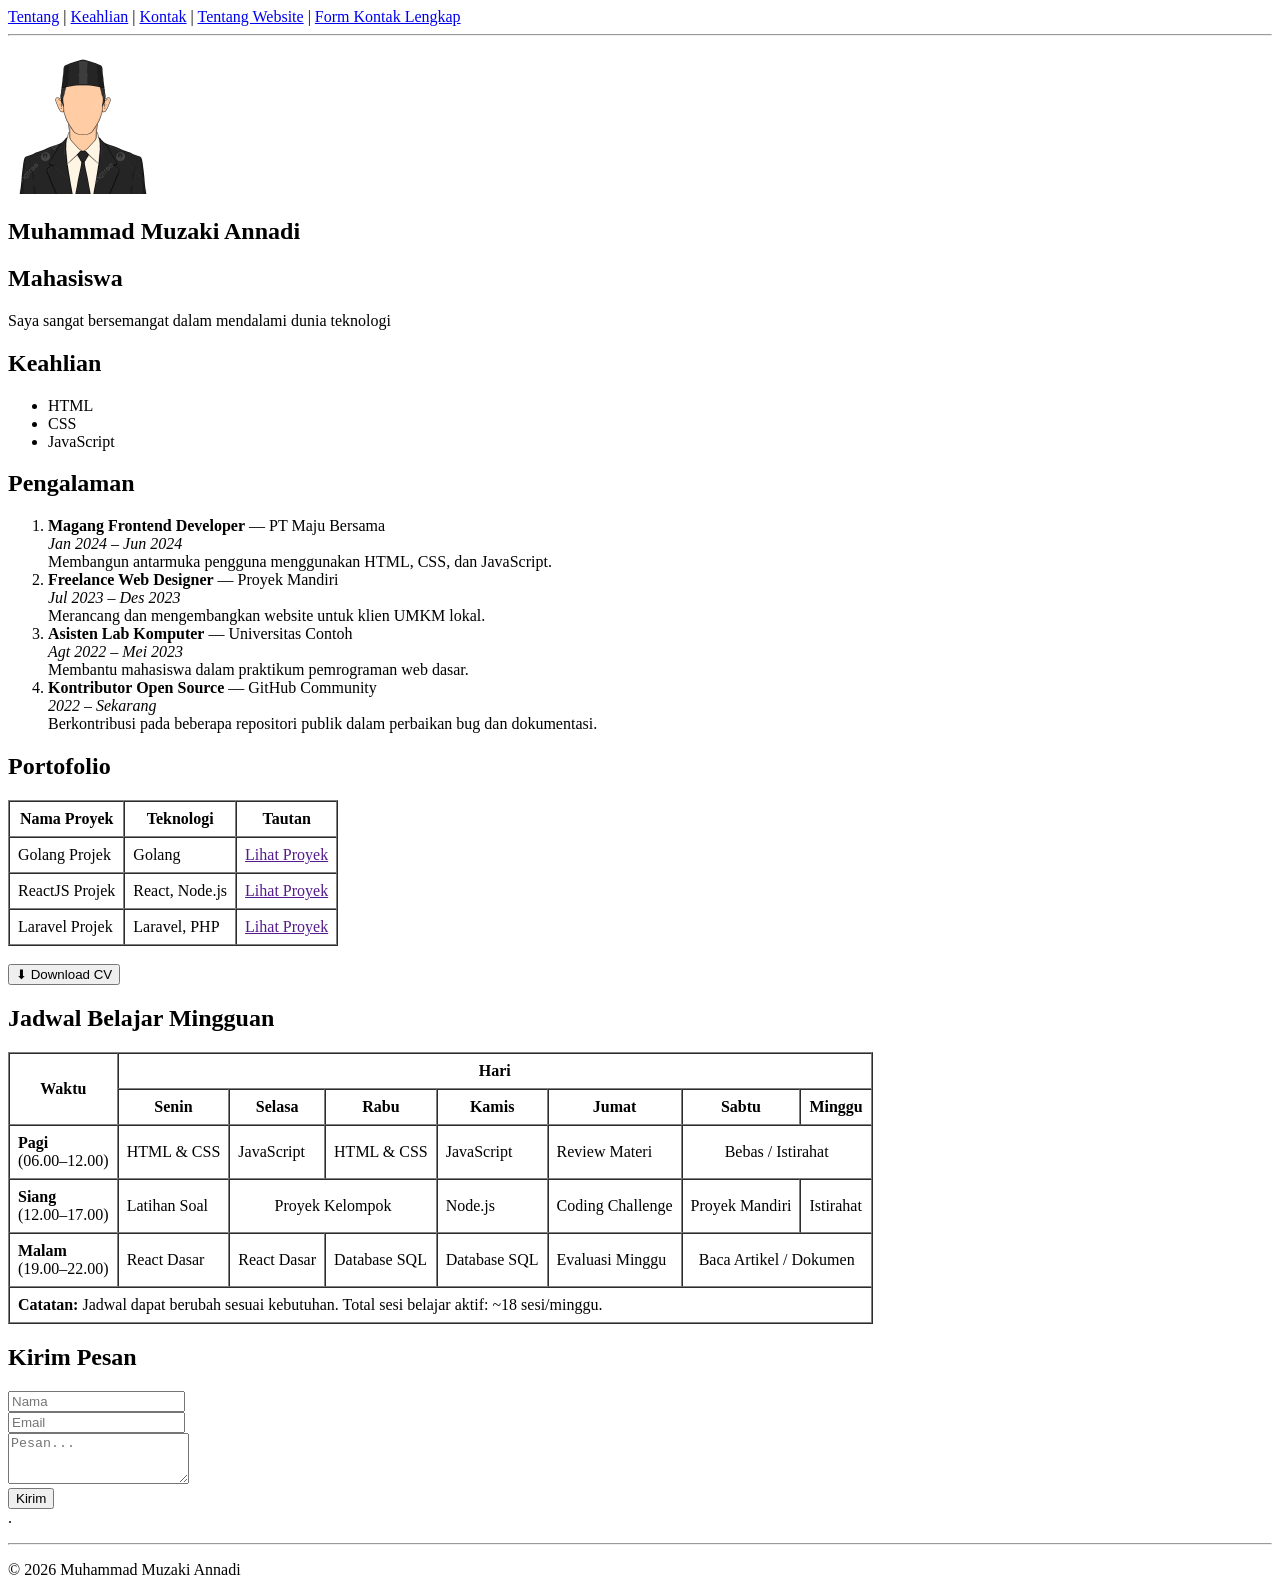
<file: pertemuan01/index.html>
<!DOCTYPE html>
<html lang="id">
<head>
  <meta charset="UTF-8">
  <meta name="viewport" content="width=device-width, initial-scale=1.0">
  <title>Profil — Muhammad Muzaki Annadi</title>
</head>
<body>

  <header>
    <nav>
      <a href="#tentang">Tentang</a> |
      <a href="#keahlian">Keahlian</a> |
      <a href="#kontak">Kontak</a> |
      <a href="about.html">Tentang Website</a> |
      <a href="kontak.html">Form Kontak Lengkap</a>
    </nav>
  </header>

  <hr>

  <main>

    <!-- ======================== TENTANG ======================== -->
    <section id="tentang">
      <img src="Photo.png" alt="Foto Profil" width="150">
      <h1>Muhammad Muzaki Annadi</h1>
      <h2>Mahasiswa</h2>
      <p>Saya sangat bersemangat dalam mendalami dunia teknologi</p>
    </section>

    <!-- ======================== KEAHLIAN ======================== -->
    <section id="keahlian">
      <h2>Keahlian</h2>
      <ul>
        <li>HTML</li>
        <li>CSS</li>
        <li>JavaScript</li>
      </ul>
    </section>

    <!-- ======================== PENGALAMAN (ol) ======================== -->
    <!-- (1) Bagian pengalaman dengan <ol> -->
    <section id="pengalaman">
      <h2>Pengalaman</h2>
      <ol>
        <li>
          <strong>Magang Frontend Developer</strong> — PT Maju Bersama<br>
          <em>Jan 2024 – Jun 2024</em><br>
          Membangun antarmuka pengguna menggunakan HTML, CSS, dan JavaScript.
        </li>
        <li>
          <strong>Freelance Web Designer</strong> — Proyek Mandiri<br>
          <em>Jul 2023 – Des 2023</em><br>
          Merancang dan mengembangkan website untuk klien UMKM lokal.
        </li>
        <li>
          <strong>Asisten Lab Komputer</strong> — Universitas Contoh<br>
          <em>Agt 2022 – Mei 2023</em><br>
          Membantu mahasiswa dalam praktikum pemrograman web dasar.
        </li>
        <li>
          <strong>Kontributor Open Source</strong> — GitHub Community<br>
          <em>2022 – Sekarang</em><br>
          Berkontribusi pada beberapa repositori publik dalam perbaikan bug dan dokumentasi.
        </li>
      </ol>
    </section>

    <!-- ======================== PORTOFOLIO (tabel 3 kolom) ======================== -->
    <!-- (2) Tabel portofolio 3 kolom -->
    <section id="portofolio">
      <h2>Portofolio</h2>
      <table border="1" cellpadding="8" cellspacing="0">
        <thead>
          <tr>
            <th>Nama Proyek</th>
            <th>Teknologi</th>
            <th>Tautan</th>
          </tr>
        </thead>
        <tbody>
          <tr>
            <td>Golang Projek</td>
            <td>Golang</td>
            <td><a href="" target="_blank">Lihat Proyek</a></td>
          </tr>
          <tr>
            <td>ReactJS Projek</td>
            <td>React, Node.js</td>
            <td><a href="" target="_blank">Lihat Proyek</a></td>
          </tr>
          <tr>
            <td>Laravel Projek</td>
            <td>Laravel, PHP</td>
            <td><a href="" target="_blank">Lihat Proyek</a></td>
          </tr>
      </table>
    </section>

    <br>
    <a href="files/CV_NamaKamu.pdf" download="CV_NamaKamu.pdf">
        <button type="button">⬇ Download CV</button>
    </a>

    <!-- ======================== JADWAL BELAJAR ======================== -->
    <section id="jadwal">
      <h2>Jadwal Belajar Mingguan</h2>
      <table border="1" cellpadding="8" cellspacing="0">
        <thead>
          <tr>
            <th rowspan="2">Waktu</th>
            <th colspan="7">Hari</th>
          </tr>
          <tr>
            <th>Senin</th>
            <th>Selasa</th>
            <th>Rabu</th>
            <th>Kamis</th>
            <th>Jumat</th>
            <th>Sabtu</th>
            <th>Minggu</th>
          </tr>
        </thead>
        <tbody>
          <tr>
            <td><strong>Pagi</strong><br>(06.00–12.00)</td>
            <td>HTML &amp; CSS</td>
            <td>JavaScript</td>
            <td>HTML &amp; CSS</td>
            <td>JavaScript</td>
            <td>Review Materi</td>
            <!-- Sabtu–Minggu pagi digabung (colspan="2") = Bebas/Istirahat -->
            <td colspan="2" style="text-align:center;">Bebas / Istirahat</td>
          </tr>
          <tr>
            <td><strong>Siang</strong><br>(12.00–17.00)</td>
            <td>Latihan Soal</td>
            <!-- Selasa–Rabu siang digabung (colspan="2") = Proyek Kelompok -->
            <td colspan="2" style="text-align:center;">Proyek Kelompok</td>
            <td>Node.js</td>
            <td>Coding Challenge</td>
            <td>Proyek Mandiri</td>
            <td>Istirahat</td>
          </tr>
          <tr>
            <td><strong>Malam</strong><br>(19.00–22.00)</td>
            <td>React Dasar</td>
            <td>React Dasar</td>
            <td>Database SQL</td>
            <td>Database SQL</td>
            <!-- Jumat malam hingga Minggu malam digabung (rowspan tidak cocok di sini,
                 gunakan colspan untuk Sabtu–Minggu) -->
            <td>Evaluasi Minggu</td>
            <td colspan="2" style="text-align:center;">Baca Artikel / Dokumen</td>
          </tr>
        </tbody>
        <tfoot>
          <tr>
            <!-- colspan="8" = kolom Waktu + 7 hari -->
            <td colspan="8">
              <strong>Catatan:</strong> Jadwal dapat berubah sesuai kebutuhan.
              Total sesi belajar aktif: ~18 sesi/minggu.
            </td>
          </tr>
        </tfoot>
      </table>
    </section>

    <!-- ======================== KONTAK ======================== -->
    <section id="kontak">
      <h2>Kirim Pesan</h2>
      <form>
        <input type="text" placeholder="Nama" required><br>
        <input type="email" placeholder="Email"><br>
        <textarea rows="3" placeholder="Pesan..."></textarea><br>
        <button type="submit">Kirim</button>
      </form>
    .</p>
    </section>

  </main>

  <hr>

  <footer>
    <p>&copy; 2026 Muhammad Muzaki Annadi</p>
  </footer>

</body>
</html>
</file>
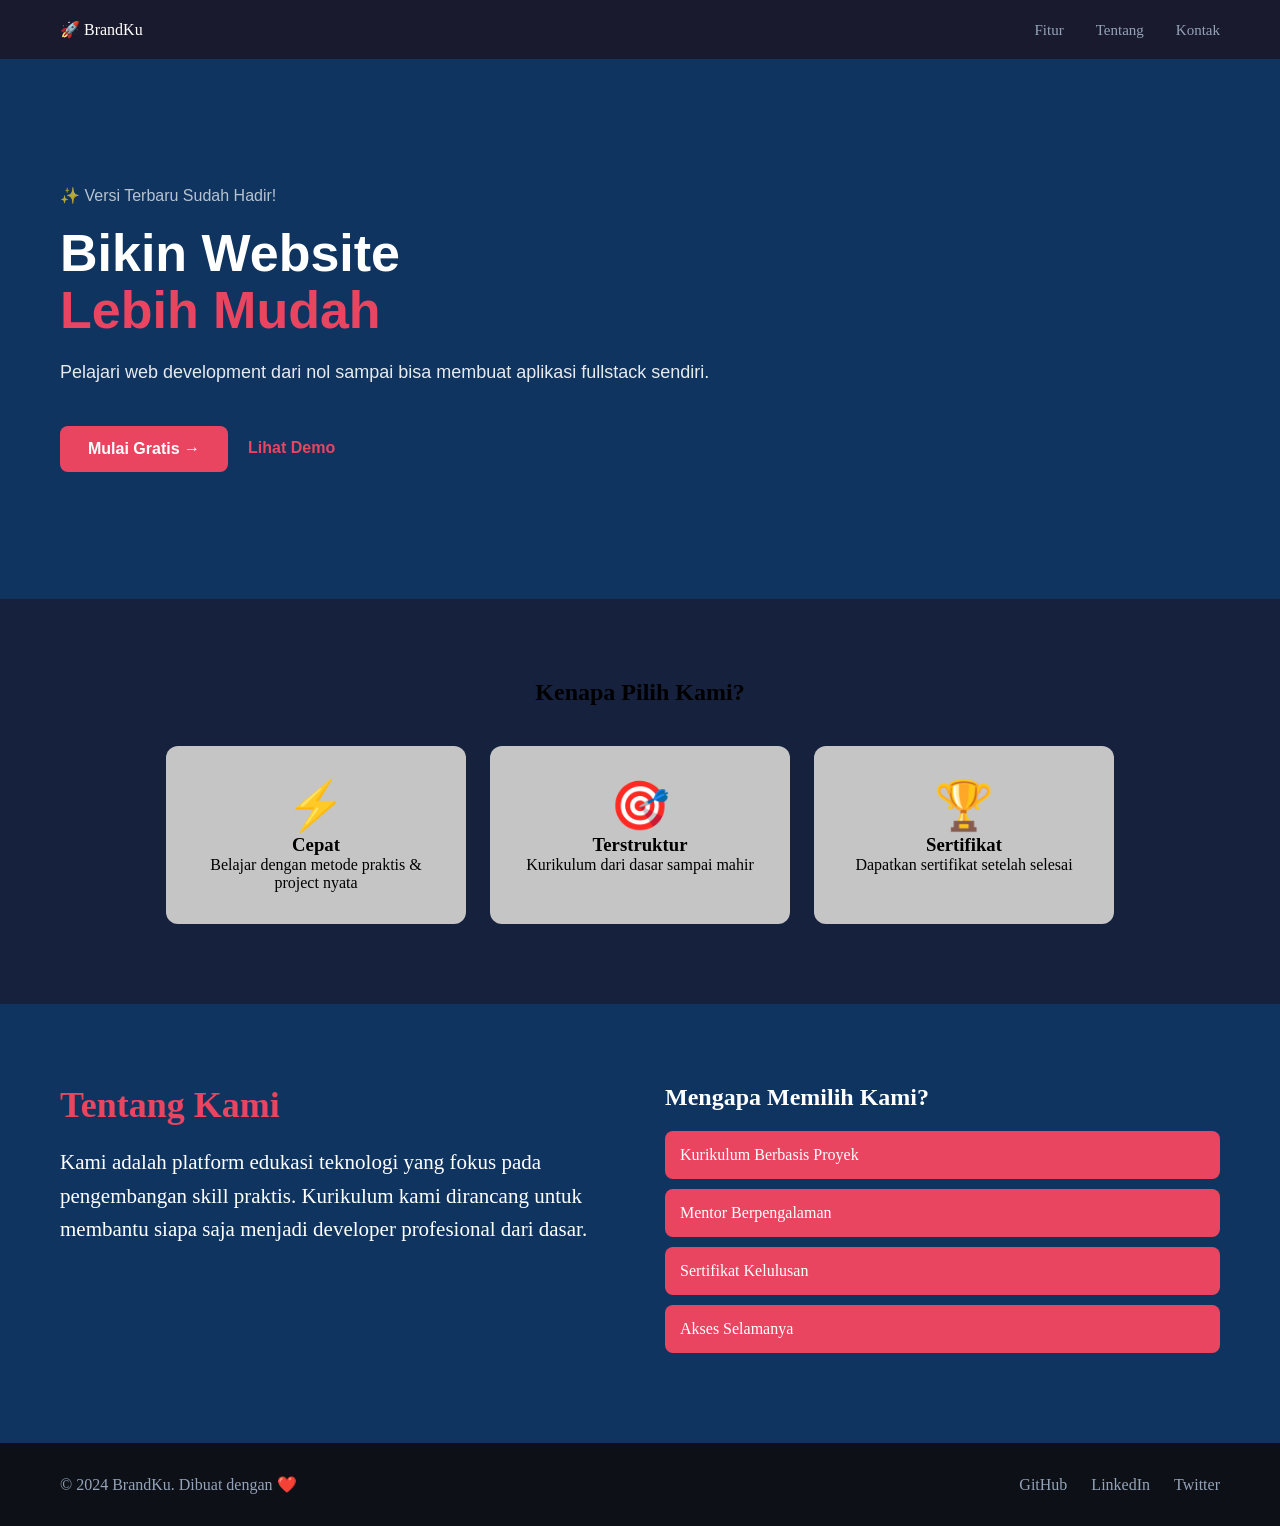
<file: Pertemuan02/index.html>
<!DOCTYPE html>
<html lang="en">

<head>
    <meta charset="UTF-8">
    <meta name="viewport" content="width=device-width, initial-scale=1.0">
    <title>Document</title>
    <link rel="stylesheet" href="style.css">
</head>

<body>
    <nav class="navbar">
        <div class="logo">🚀 BrandKu</div>
        <ul class="nav-links">
            <li><a href="#fitur">Fitur</a></li>
            <li><a href="#tentang">Tentang</a></li>
            <li><a href="#kontak">Kontak</a></li>
        </ul>
    </nav>

    <section class="hero">
        <div class="hero-konten">
            <p class="badge">✨ Versi Terbaru Sudah Hadir!</p>
            <h1>Bikin Website
                <span class="highlight">Lebih Mudah</span>
            </h1>
            <p class="deskripsi">
                Pelajari web development dari nol sampai
                bisa membuat aplikasi fullstack sendiri.
            </p>
            <div class="tombol-grup">
                <a href="#" class="tombol-utama">Mulai Gratis →</a>
                <a href="#" class="tombol-kedua">Lihat Demo</a>
            </div>
        </div>
    </section>

    <section class="fitur" id="fitur">
        <h2>Kenapa Pilih Kami?</h2>
        <div class="kartu-grid">
            <div class="kartu">
                <div class="ikon">⚡</div>
                <h3>Cepat</h3>
                <p>Belajar dengan metode praktis & project nyata</p>
            </div>
            <div class="kartu">
                <div class="ikon">🎯</div>
                <h3>Terstruktur</h3>
                <p>Kurikulum dari dasar sampai mahir</p>
            </div>
            <div class="kartu">
                <div class="ikon">🏆</div>
                <h3>Sertifikat</h3>
                <p>Dapatkan sertifikat setelah selesai</p>
            </div>
        </div>
    </section>

    <section id="tentang" class="tentang-kami">
        <div class="kontainer-tentang">
            <div class="kolom-teks">
                <h2>Tentang Kami</h2>
                <p>Kami adalah platform edukasi teknologi yang fokus pada pengembangan skill praktis. Kurikulum kami
                    dirancang untuk membantu siapa saja menjadi developer profesional dari dasar.</p>
            </div>

            <div class="kolom-fitur">
                <h3>Mengapa Memilih Kami?</h3>
                <ul class="list-fitur">
                    <li>Kurikulum Berbasis Proyek</li>
                    <li>Mentor Berpengalaman</li>
                    <li>Sertifikat Kelulusan</li>
                    <li>Akses Selamanya</li>
                </ul>
            </div>
        </div>
    </section>

    <footer class="footer">
        <p>© 2024 BrandKu. Dibuat dengan ❤️</p>
        <div class="sosmed">
            <a href="#">GitHub</a>
            <a href="#">LinkedIn</a>
            <a href="#">Twitter</a>
        </div>
    </footer>
</body>

</html>
</file>
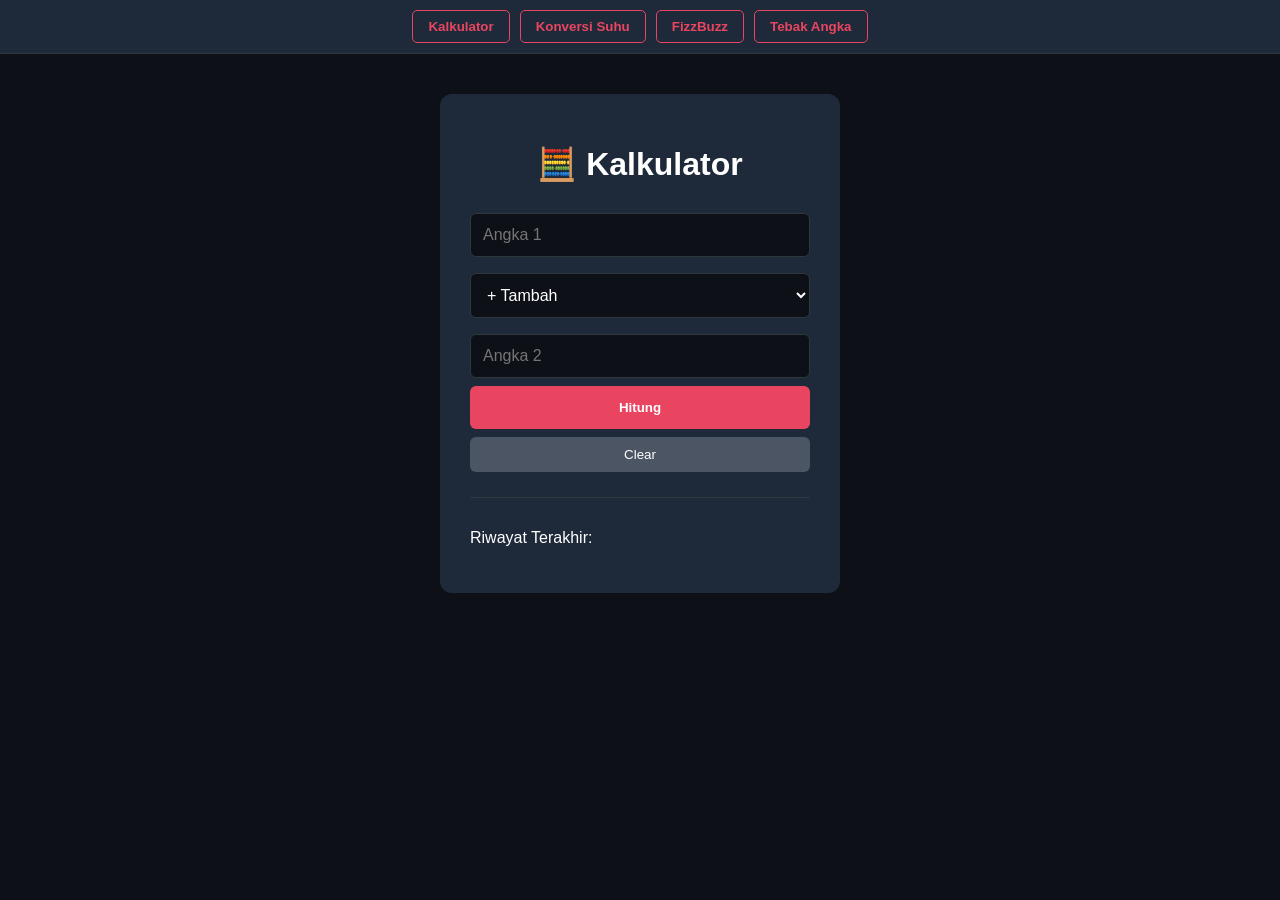
<file: Pertemuan03/index.html>
<!DOCTYPE html>
<html lang="id">
<head>
    <meta charset="UTF-8">
    <meta name="viewport" content="width=device-width, initial-scale=1.0">
    <title>Kalkulator Multi-App JS</title>
    <link rel="stylesheet" href="style.css"> 
</head>
<body>

<nav class="navbar">
  <button onclick="showPage('kalkulator-page')">Kalkulator</button>
  <button onclick="showPage('suhu-page')">Konversi Suhu</button>
  <button onclick="showPage('fizzbuzz-page')">FizzBuzz</button>
  <button onclick="showPage('tebak-page')">Tebak Angka</button>
</nav>

<div class="container">
  
  <div id="kalkulator-page" class="page active">
    <h1>🧮 Kalkulator</h1>
    <input type="number" id="angka1" placeholder="Angka 1">
    <select id="operasi">
      <option value="+">+ Tambah</option>
      <option value="-">- Kurang</option>
      <option value="*">× Perkalian</option>
      <option value="/">÷ Pembagian</option>
      <option value="%">% Modulus</option>
    </select>
    <input type="number" id="angka2" placeholder="Angka 2"> 
    <button class="btn-primary" onclick="hitung()">Hitung</button>
    <button class="btn-secondary" onclick="hapus()">Clear</button>
    <div id="hasil" class="hasil"></div>
    <div class="riwayat-section">
      <p class="judul-riwayat">Riwayat Terakhir:</p>
      <ul id="list-riwayat"></ul>
    </div>
  </div>

  <div id="suhu-page" class="page">
    <h1>🌡️ Konversi Suhu</h1>
    <p style="color: #9CA3AF;">Input Celsius:</p>
    <input type="number" id="inputCelsius" placeholder="Contoh: 30" oninput="konversiSemua()">
    <div id="hasilSuhu" class="hasil-list">
      <p>Fahrenheit: <span id="resF">-</span></p>
      <p>Kelvin: <span id="resK">-</span></p>
      <p>Reamur: <span id="resR">-</span></p>
    </div>
  </div>

  <div id="fizzbuzz-page" class="page">
    <h1>🐝 FizzBuzz (1-100)</h1>
    <button class="btn-primary" onclick="jalankanFizzBuzz()">Generate</button>
    <div id="container-fizz" class="grid-fizz"></div>
  </div>

  <div id="tebak-page" class="page">
    <h1>🎯 Tebak Angka</h1>
    <p style="color: #9CA3AF;">Tebak angka antara 1 - 100</p>
    <input type="number" id="tebakanUser" placeholder="Masukkan angka...">
    <button class="btn-primary" onclick="cekTebakan()">Tebak!</button>
    <button class="btn-secondary" onclick="resetGame()">Reset Game</button>
    <div id="pesanTebak" class="hasil"></div>
    <p id="infoTebak" style="color: #9CA3AF; margin-top: 10px;"></p>
  </div>

</div>

<script src="script.js"></script>

</body>
</html>
</file>
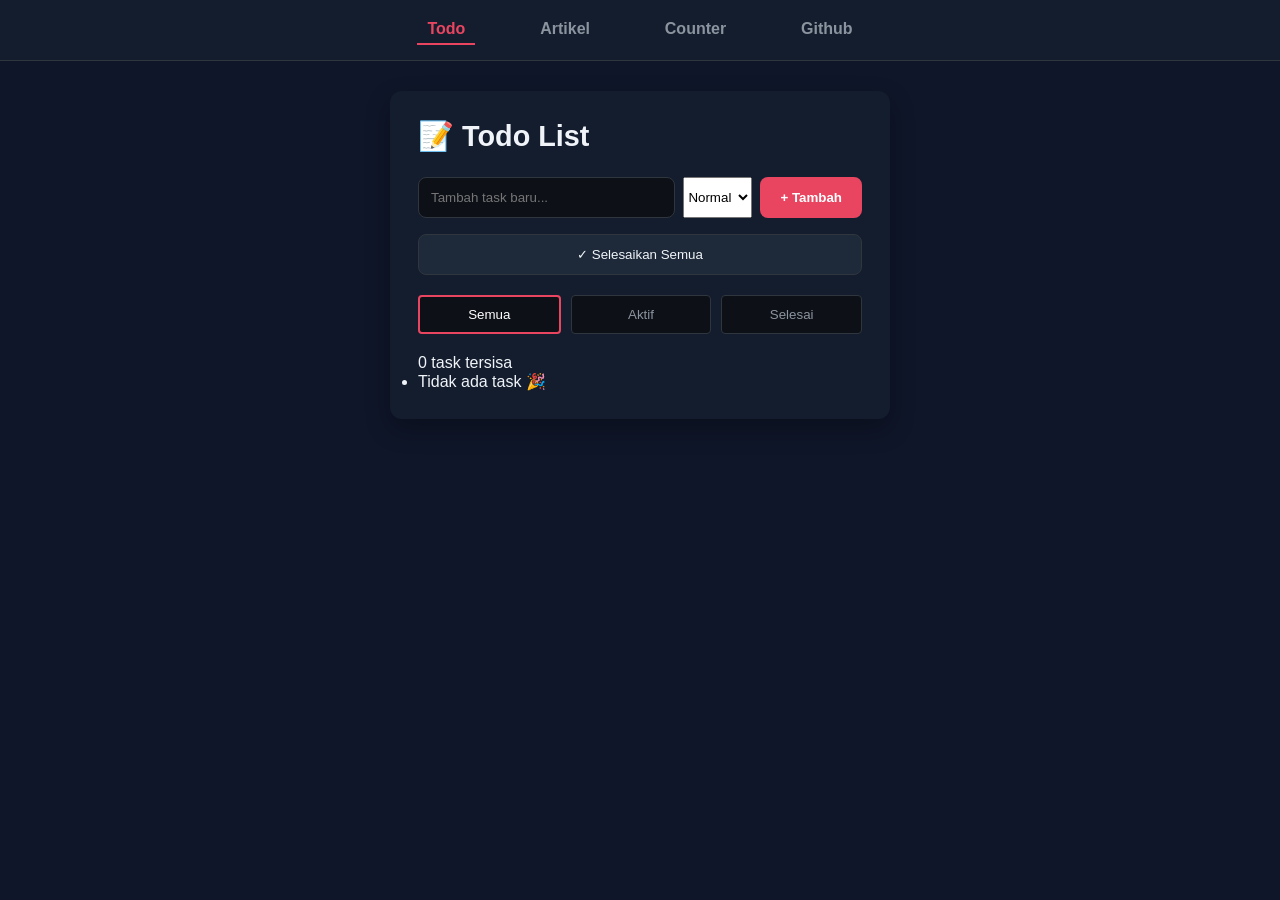
<file: Pertemuan04/index.html>
<!DOCTYPE html>
<html lang="en">
<head>
    <meta charset="UTF-8">
    <meta name="viewport" content="width=device-width, initial-scale=1.0">
    <title>Todo-list Multi-App</title>
    <link rel="stylesheet" href="style.css"> 
</head>
<body>
    
    <nav class="navbar">
      <div class="nav-container">
        <a href="#" class="nav-link active" data-page="todo-page">Todo</a>
        <a href="#" class="nav-link" data-page="article-page">Artikel</a>
        <a href="#" class="nav-link" data-page="counter-page">Counter</a>
        <a href="#" class="nav-link" data-page="github-page">Github</a>
      </div>
    </nav>

    <div class="app">
      
      <!-- HALAMAN TODO (Default) -->
      <section id="todo-page" class="page-content">
        <h1>📝 Todo List</h1>
        <div class="input-area">
          <input type="text" id="inputTask" placeholder="Tambah task baru...">
          <select id="selectPrioritas">
            <option value="normal">Normal</option>
            <option value="tinggi">Tinggi</option>
            <option value="rendah">Rendah</option>
          </select>
          <button id="tombolTambah">+ Tambah</button>
        </div>
        <button id="selesaikanSemua">✓ Selesaikan Semua</button>
        <div class="filter-area">
          <button class="btn-filter aktif" data-filter="semua">Semua</button>
          <button class="btn-filter" data-filter="aktif">Aktif</button>
          <button class="btn-filter" data-filter="selesai">Selesai</button>
        </div>
        <p id="counter">0 task tersisa</p>
        <ul id="listTask"></ul>
      </section>

      <!-- HALAMAN ARTIKEL -->
      <section id="article-page" class="page-content" style="display:none;">
        <h1>📰 Artikel</h1>
        <div id="articleContainer"></div>
        <button id="muatLebih" class="btn-primary" onclick="muatLebihBanyak()">Muat Lebih Banyak</button>
      </section>

      <!-- HALAMAN COUNTER -->
      <section id="counter-page" class="page-content" style="display:none;">
        <h1>🔢 Counter App</h1>
        <div class="counter-box">
          <h2 id="numberDisplay">0</h2>
          <div class="counter-btns">
            <button onclick="updateCounterValue(1)">+1</button>
            <button onclick="updateCounterValue(-1)">-1</button>
            <button onclick="updateCounterValue('reset')">Reset</button>
          </div>
        </div>
      </section>

      <!-- HALAMAN GITHUB -->
      <section id="github-page" class="page-content" style="display:none;">
        <h1>🔍 Github Search</h1>
        <div class="input-area">
          <input type="text" id="githubInput" placeholder="Username Github...">
          <button id="btnSearchGithub" class="btn-primary">Search</button>
        </div>
        <div id="githubResult"></div>
      </section>

    </div>

    <script src="script.js"></script>
</body>
</html>
</file>
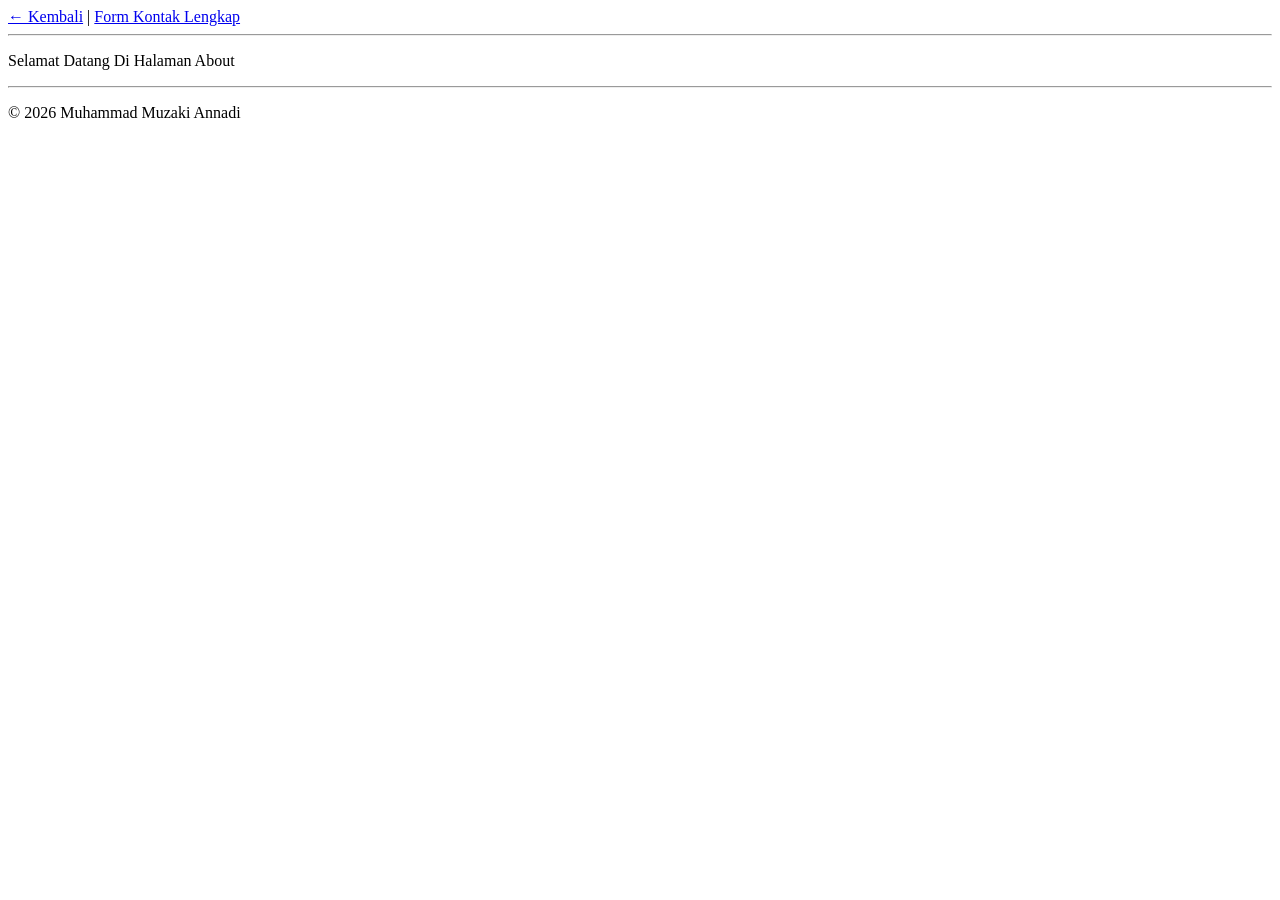
<file: pertemuan01/about.html>
<!DOCTYPE html>
<html lang="en">
<head>
  <meta charset="UTF-8">
  <meta name="viewport" content="width=device-width, initial-scale=1.0">
  <title>Ini Halaman About</title>
</head>
<body>

  <header>
    <nav>
      <a href="index.html">← Kembali</a> |
      <a href="kontak.html">Form Kontak Lengkap</a>
    </nav>
  </header>

  <hr>

  <main>
    <p>Selamat Datang Di Halaman About</p>
  </main>
  
  <hr>

  <footer>
    <p>&copy; 2026 Muhammad Muzaki Annadi</p>
  </footer>
  
</body>
</html>
</file>
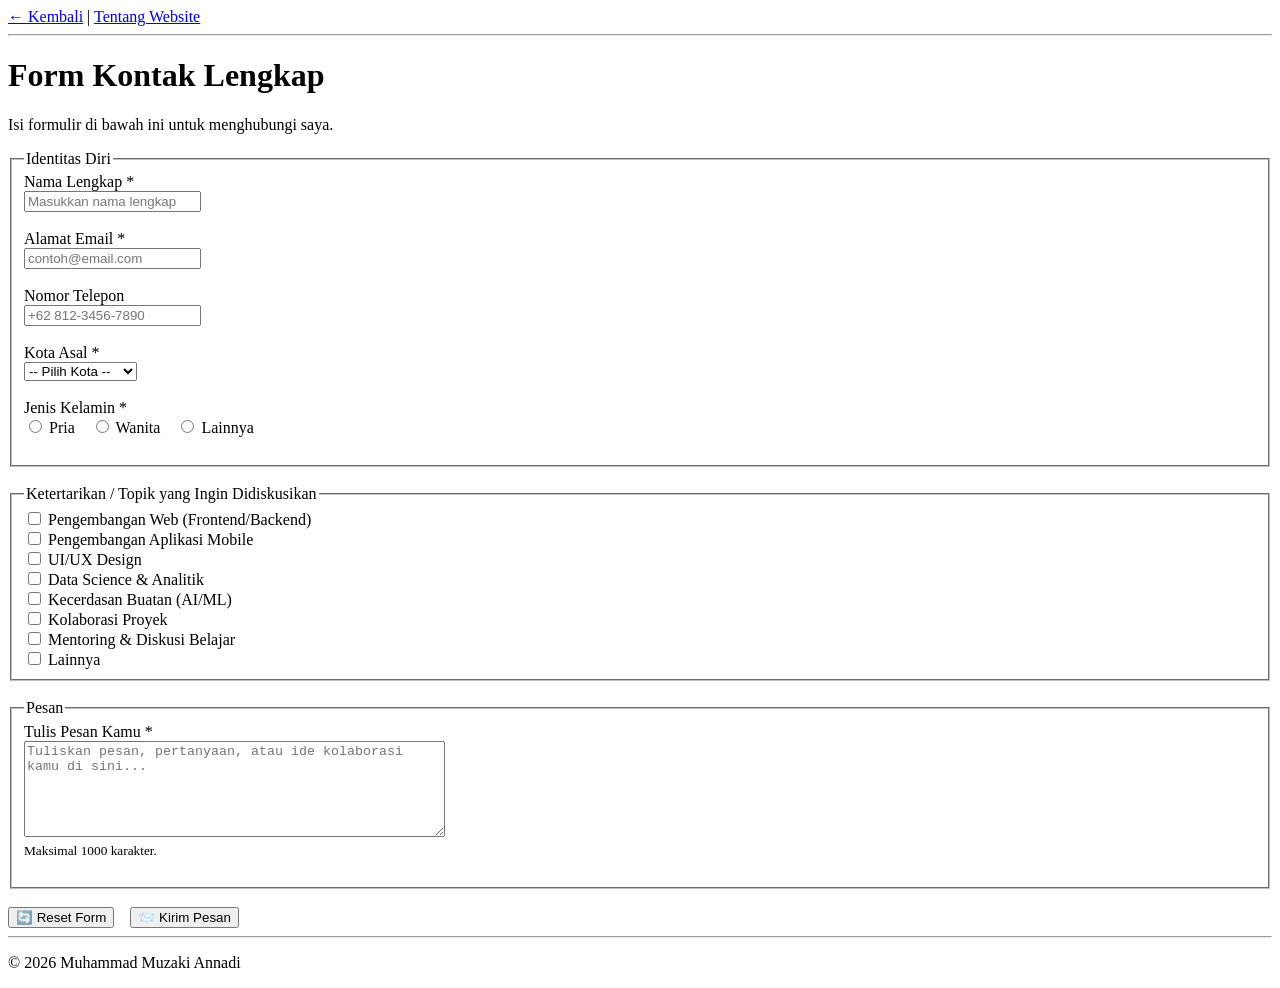
<file: pertemuan01/kontak.html>
<!DOCTYPE html>
<html lang="id">
<head>
  <meta charset="UTF-8">
  <meta name="viewport" content="width=device-width, initial-scale=1.0">
  <title>Kontak — Nama Kamu</title>
</head>
<body>

  <header>
    <nav>
      <a href="index.html">← Kembali</a> |
      <a href="about.html">Tentang Website</a>
    </nav>
  </header>

  <hr>
  
  <main>
    <h1>Form Kontak Lengkap</h1>
    <p>Isi formulir di bawah ini untuk menghubungi saya.</p>

    <form action="#" method="post">

      <!-- ===== NAMA ===== -->
      <fieldset>
        <legend>Identitas Diri</legend>

        <label for="nama">Nama Lengkap <span>*</span></label><br>
        <input
          type="text"
          id="nama"
          name="nama"
          placeholder="Masukkan nama lengkap"
          maxlength="100"
          required
        ><br><br>

        <!-- ===== EMAIL ===== -->
        <label for="email">Alamat Email <span>*</span></label><br>
        <input
          type="email"
          id="email"
          name="email"
          placeholder="contoh@email.com"
          required
        ><br><br>

        <!-- ===== TELEPON ===== -->
        <label for="telepon">Nomor Telepon</label><br>
        <input
          type="tel"
          id="telepon"
          name="telepon"
          placeholder="+62 812-3456-7890"
          pattern="[+0-9\-\s]{8,15}"
        ><br><br>

        <!-- ===== DROPDOWN 10 KOTA ===== -->
        <label for="kota">Kota Asal <span>*</span></label><br>
        <select id="kota" name="kota" required>
          <option value="" disabled selected>-- Pilih Kota --</option>
          <option value="jakarta">Jakarta</option>
          <option value="surabaya">Surabaya</option>
          <option value="bandung">Bandung</option>
          <option value="medan">Medan</option>
          <option value="semarang">Semarang</option>
          <option value="makassar">Makassar</option>
          <option value="palembang">Palembang</option>
          <option value="yogyakarta">Yogyakarta</option>
          <option value="denpasar">Denpasar</option>
          <option value="palangkaraya">Palangka Raya</option>
        </select><br><br>

        <!-- ===== RADIO GENDER ===== -->
        <label>Jenis Kelamin <span>*</span></label><br>
        <input type="radio" id="pria" name="gender" value="pria" required>
        <label for="pria">Pria</label>
        &nbsp;&nbsp;
        <input type="radio" id="wanita" name="gender" value="wanita">
        <label for="wanita">Wanita</label>
        &nbsp;&nbsp;
        <input type="radio" id="lainnya" name="gender" value="lainnya">
        <label for="lainnya">Lainnya</label>
        <br><br>

      </fieldset>

      <br>

      <!-- ===== CHECKBOX KETERTARIKAN ===== -->
      <fieldset>
        <legend>Ketertarikan / Topik yang Ingin Didiskusikan</legend>

        <input type="checkbox" id="webdev" name="ketertarikan" value="webdev">
        <label for="webdev">Pengembangan Web (Frontend/Backend)</label><br>

        <input type="checkbox" id="mobile" name="ketertarikan" value="mobile">
        <label for="mobile">Pengembangan Aplikasi Mobile</label><br>

        <input type="checkbox" id="ui" name="ketertarikan" value="ui">
        <label for="ui">UI/UX Design</label><br>

        <input type="checkbox" id="data" name="ketertarikan" value="data">
        <label for="data">Data Science &amp; Analitik</label><br>

        <input type="checkbox" id="ai" name="ketertarikan" value="ai">
        <label for="ai">Kecerdasan Buatan (AI/ML)</label><br>

        <input type="checkbox" id="kolaborasi" name="ketertarikan" value="kolaborasi">
        <label for="kolaborasi">Kolaborasi Proyek</label><br>

        <input type="checkbox" id="mentoring" name="ketertarikan" value="mentoring">
        <label for="mentoring">Mentoring &amp; Diskusi Belajar</label><br>

        <input type="checkbox" id="lainnya2" name="ketertarikan" value="lainnya">
        <label for="lainnya2">Lainnya</label><br>

      </fieldset>

      <br>

      <!-- ===== TEXTAREA PESAN ===== -->
      <fieldset>
        <legend>Pesan</legend>

        <label for="pesan">Tulis Pesan Kamu <span>*</span></label><br>
        <textarea
          id="pesan"
          name="pesan"
          rows="6"
          cols="50"
          placeholder="Tuliskan pesan, pertanyaan, atau ide kolaborasi kamu di sini..."
          maxlength="1000"
          required
        ></textarea><br>
        <small>Maksimal 1000 karakter.</small><br><br>

      </fieldset>

      <br>

      <!-- ===== TOMBOL RESET + SUBMIT ===== -->
      <button type="reset">🔄 Reset Form</button>
      &nbsp;&nbsp;
      <button type="submit">📨 Kirim Pesan</button>

    </form>
  </main>

  <hr>

  <footer>
    <p>&copy; 2026 Muhammad Muzaki Annadi</p>
  </footer>

</body>
</html>
</file>
<file: Pertemuan02/style.css>
* {
    margin: 0;
    padding: 0;
    box-sizing: border-box;
}

/* Media Query untuk HP (Layar di bawah 768px) */
@media (max-width: 768px) {
    .navbar {
        padding: 20px;
        flex-direction: column;
        gap: 15px;
    }

    .hero {
        padding: 40px 20px;
        text-align: center;
        justify-content: center;
    }

    .hero h1 {
        font-size: 36px;
    }

    .tombol-grup {
        flex-direction: column;
        width: 100%;
    }

    .tombol-utama {
        width: 100%;
        justify-content: center;
    }

    .kartu-grid {
        flex-direction: column;
        align-items: center;
    }

    .kartu {
        width: 100%;
        max-width: none;
    }

    .kontainer-tentang {
        flex-direction: column;
        padding: 0;
        gap: 30px;
    }

    .kolom-teks,
    .kolom-fitur {
        width: 100%;
        text-align: center;
    }

    .list-fitur li {
        text-align: left;
    }

    .footer {
        flex-direction: column;
        gap: 20px;
        text-align: center;
        padding: 30px 20px;
    }
}

/* NAVBAR */
.navbar {
    display: flex;
    justify-content: space-between;
    align-items: center;
    padding: 20px 60px;
    background-color: #1A1A2E;
    position: sticky;
    top: 0;
    /* menempel atas */
}

.logo {
    color: white;
}

.nav-links {
    display: flex;
    list-style: none;
    gap: 32px;
}

.nav-links a {
    color: #94A3B8;
    text-decoration: none;
    font-size: 15px;
    font-weight: 500;
}

.nav-links a:hover {
    color: #E94560;
}

/* HERO */
.hero {
    min-height: 60vh;
    background: #0F3460;
    display: flex;
    align-items: center;
    justify-content: flex-start;
    padding: 60px;
    font-family: sans-serif;

}

.hero-konten {
    display: flex;
    flex-direction: column;
    /* Mengubah arah tumpukan ke bawah */
    gap: 15px;
}

.badge {
    color: white;
    opacity: 0.7;
    margin-top: 0;
    margin-bottom: 5px;
    font-size: 16px;
}

.hero h1 {
    font-size: 52px;
    color: white;
    line-height: 1.1;
    /* Sesuaikan jarak antar baris */
}

.highlight {
    color: #E94560;
    display: block;
    /* Ini yang membuat teks turun ke bawah */
}

.deskripsi {
    font-size: 18px;
    color: white;
    opacity: 0.9;
    line-height: 1.5;
    margin-top: 5px;
    margin-bottom: 25px;
}

.tombol-grup {
    display: flex;
    gap: 20px;
    align-items: center;
}

.tombol-utama {
    background: #E94560;
    color: white;
    padding: 14px 28px;
    border-radius: 8px;
    text-decoration: none;
    /* Hapus garis bawah link */
    font-weight: bold;
    display: inline-flex;
    align-items: center;
}

.tombol-kedua {
    color: #E94560;
    text-decoration: none;
    /* Hapus garis bawah link */
    font-weight: bold;
    font-size: 16px;
    border-bottom: 2px solid transparent;
    /* Persiapan untuk hover effect */
    transition: all 0.2s ease;
}

.tombol-kedua:hover {
    border-bottom: 2px solid #E94560;
    opacity: 0.8;
}

/* FITUR */
.fitur {
    padding: 80px 60px;
    background: #16213E;
    text-align: center;
}

.kartu-grid {
    display: flex;
    gap: 24px;
    flex-wrap: wrap;
    justify-content: center;
    margin-top: 40px;
}

.kartu {
    flex: 1;
    min-width: 220px;
    max-width: 300px;
    background: #c6c5c5;
    border-radius: 12px;
    padding: 32px;
    transition: all 0.3s ease;
}

.kartu:hover {
    transform: scale(1.05);
    box-shadow: 0 10px 20px rgba(0, 0, 0, 0.5);
    background: #253347;
    cursor: pointer;
}

.ikon {
    font-size: 48px;
}

/* TENTANG KAMI */
.tentang-kami {
    padding: 80px 60px;
    background-color: #0F3460;
}

.kontainer-tentang {
    display: flex;
    gap: 50px;
    align-items: flex-start;
    max-width: 1200px;
    margin: 0 auto;
}

.kolom-teks,
.kolom-fitur {
    flex: 1;
}

.kolom-teks h2 {
    font-size: 36px;
    margin-bottom: 20px;
    color: #E94560;
    text-decoration: solid;
}

.kolom-teks p {
    line-height: 1.6;
    font-size: 21px;
    color: white;
}

.kolom-fitur h3 {
    font-size: 24px;
    margin-bottom: 20px;
    color: #ffffff;
}

.list-fitur {
    list-style: none;
    padding: 0;
}

.list-fitur li {
    background: #E94560;
    color: white;
    margin-bottom: 10px;
    padding: 15px;
    border-radius: 8px;
    font-weight: 500;
    transition: transform 0.2s;
}

.list-fitur li:hover {
    transform: translateX(10px);
    background: #e9f0f8;
    color: black;
}

@media (max-width: 768px) {
    .kontainer-tentang {
        flex-direction: column;
        padding: 20px;
    }
}

/* FOOTER */
.footer {
    background: #0D1117;
    color: #94A3B8;
    padding: 32px 60px;
    display: flex;
    justify-content: space-between;
    align-items: center;
}

.sosmed {
    display: flex;
    gap: 24px;
}

.sosmed a {
    color: #94A3B8;
    text-decoration: none;
}

.sosmed a:hover {
    color: #E94560;
}
</file>
<file: Pertemuan03/style.css>
* {
  box-sizing: border-box;
  font-family: Arial, sans-serif;
}

body {
  background-color: #0D1117;
  margin: 0;
  color: white;
}

/* Navbar Styling */
.navbar {
  background: #1E2A3A;
  display: flex;
  justify-content: center;
  padding: 10px;
  position: sticky;
  top: 0;
  gap: 10px;
  z-index: 100;
  border-bottom: 1px solid #30363D;
}

.navbar button {
  background: transparent;
  border: 1px solid #E94560;
  color: #E94560;
  padding: 8px 15px;
  cursor: pointer;
  border-radius: 5px;
  font-weight: bold;
}

.navbar button:hover {
  background: #E94560;
  color: white;
}

/* Page Control */
.container {
  display: flex;
  justify-content: center;
  padding: 40px 20px;
}

.page {
  display: none;
  width: 100%;
  max-width: 400px;
  background: #1E2A3A;
  padding: 30px;
  border-radius: 12px;
  text-align: center;
  animation: fadeIn 0.4s;
}

.active { display: block; }

@keyframes fadeIn {
  from { opacity: 0; transform: translateY(10px); }
  to { opacity: 1; transform: translateY(0); }
}

/* Form Styling */
input, select {
  width: 100%;
  padding: 12px;
  margin: 8px 0;
  border-radius: 6px;
  border: 1px solid #30363D;
  background: #0D1117;
  color: white;
  font-size: 16px;
}

.btn-primary {
  width: 100%; padding: 14px; background: #E94560; color: white;
  border: none; border-radius: 6px; font-weight: bold; cursor: pointer;
}

.btn-secondary {
  width: 100%; padding: 10px; background: #4B5563; color: white;
  border: none; border-radius: 6px; cursor: pointer; margin-top: 8px;
}

/* Result Styling */
.hasil { margin-top: 20px; font-size: 20px; font-weight: bold; }
.sukses { color: #10B981; }
.error  { color: #EF4444; }

.riwayat-section {
  margin-top: 25px; text-align: left; border-top: 1px solid #30363D; padding-top: 15px;
}

/* FizzBuzz Grid */
.grid-fizz {
  display: grid;
  grid-template-columns: repeat(5, 1fr);
  gap: 5px;
  margin-top: 20px;
  max-height: 300px;
  overflow-y: auto;
  font-size: 12px;
}

.grid-fizz span {
  padding: 5px;
  background: #0D1117;
  border-radius: 3px;
}

.fizz { color: #FBBF24; }
.buzz { color: #3B82F6; }
.fizzbuzz { color: #EF4444; font-weight: bold; }
</file>
<file: Pertemuan04/style.css>
* {
  box-sizing: border-box;
  margin: 0;
  padding: 0;
}

body {
  font-family: "Segoe UI", Tahoma, Geneva, Verdana, sans-serif;
  background: #0F1629;
  color: #F0F4F8;
  padding-bottom: 40px;
}

/* NAVBAR */
.navbar {
  background: #131D2E;
  padding: 15px 0;
  position: sticky;
  top: 0;
  z-index: 100;
  border-bottom: 1px solid #30363D;
  margin-bottom: 30px;
}
.nav-container {
  max-width: 500px;
  margin: 0 auto;
  display: flex;
  justify-content: space-around;
}
.nav-link {
  color: #8B949E;
  text-decoration: none;
  font-weight: bold;
  padding: 5px 10px;
  transition: 0.3s;
}
.nav-link.active {
  color: #E94560;
  border-bottom: 2px solid #E94560;
}

/* LAYOUT UTAMA */
.app {
  width: 100%;
  max-width: 500px;
  margin: 0 auto;
  background: #131D2E;
  border-radius: 12px;
  padding: 28px;
  box-shadow: 0 10px 25px rgba(0,0,0,0.3);
}

h1 { font-size: 1.8rem; margin-bottom: 24px; text-align: left; }

/* SHARED UI */
.input-area { display: flex; gap: 8px; margin-bottom: 16px; }
input { 
  flex: 1; padding: 12px; background: #0D1117; 
  border: 1px solid #30363D; border-radius: 8px; color: white; outline: none; 
}
.btn-primary, #tombolTambah {
  padding: 10px 20px; background: #E94560; color: white; border: none;
  border-radius: 8px; cursor: pointer; font-weight: bold;
}

/* COUNTER MENU */
.counter-box { text-align: center; padding: 20px; }
#numberDisplay { font-size: 4rem; margin-bottom: 20px; }
.text-green { color: #4ADE80; }
.text-red { color: #E94560; }
.counter-btns { display: flex; gap: 10px; justify-content: center; }
.counter-btns button {
  padding: 10px 25px; border-radius: 8px; border: 1px solid #30363D;
  background: #0D1117; color: white; cursor: pointer;
}

/* ARTICLE MENU */
.article-card {
  background: #0D1117; padding: 15px; border-radius: 8px;
  margin-bottom: 15px; border: 1px solid #30363D;
}
.article-card h3 { color: #E94560; margin-bottom: 10px; text-transform: capitalize; }
#muatLebih { width: 100%; }

/* GITHUB MENU */
.github-profile { text-align: center; background: #0D1117; padding: 20px; border-radius: 12px; }
.github-profile img { width: 100px; border-radius: 50%; margin-bottom: 15px; border: 3px solid #E94560; }
.github-stats { display: flex; justify-content: space-around; margin-top: 15px; font-size: 0.9rem; color: #8B949E; }

/* TODO SPECIFIC */
#selesaikanSemua {
  width: 100%; padding: 12px; background: #1E2A3A; color: #F0F4F8;
  border: 1px solid #30363D; border-radius: 8px; margin-bottom: 20px; cursor: pointer;
}
.filter-area { display: flex; gap: 10px; margin-bottom: 20px; }
.btn-filter {
  flex: 1; padding: 10px; background: #0D1117; border: 1px solid #30363D;
  border-radius: 4px; color: #8B949E; cursor: pointer;
}
.btn-filter.aktif { border: 2px solid #E94560; color: white; }
.task-item {
  display: flex; justify-content: space-between; padding: 16px;
  background: #1E2A3A; border: 1px solid #30363D; border-radius: 8px; margin-bottom: 12px;
}
.task-item.tinggi { border-left: 5px solid #E94560; }
.task-item.normal { border-left: 5px solid #30363D; }
.task-item.rendah { border-left: 5px solid #4ADE80; }
.task-item.selesai span { text-decoration: line-through; color: #4A5568; }
</file>
